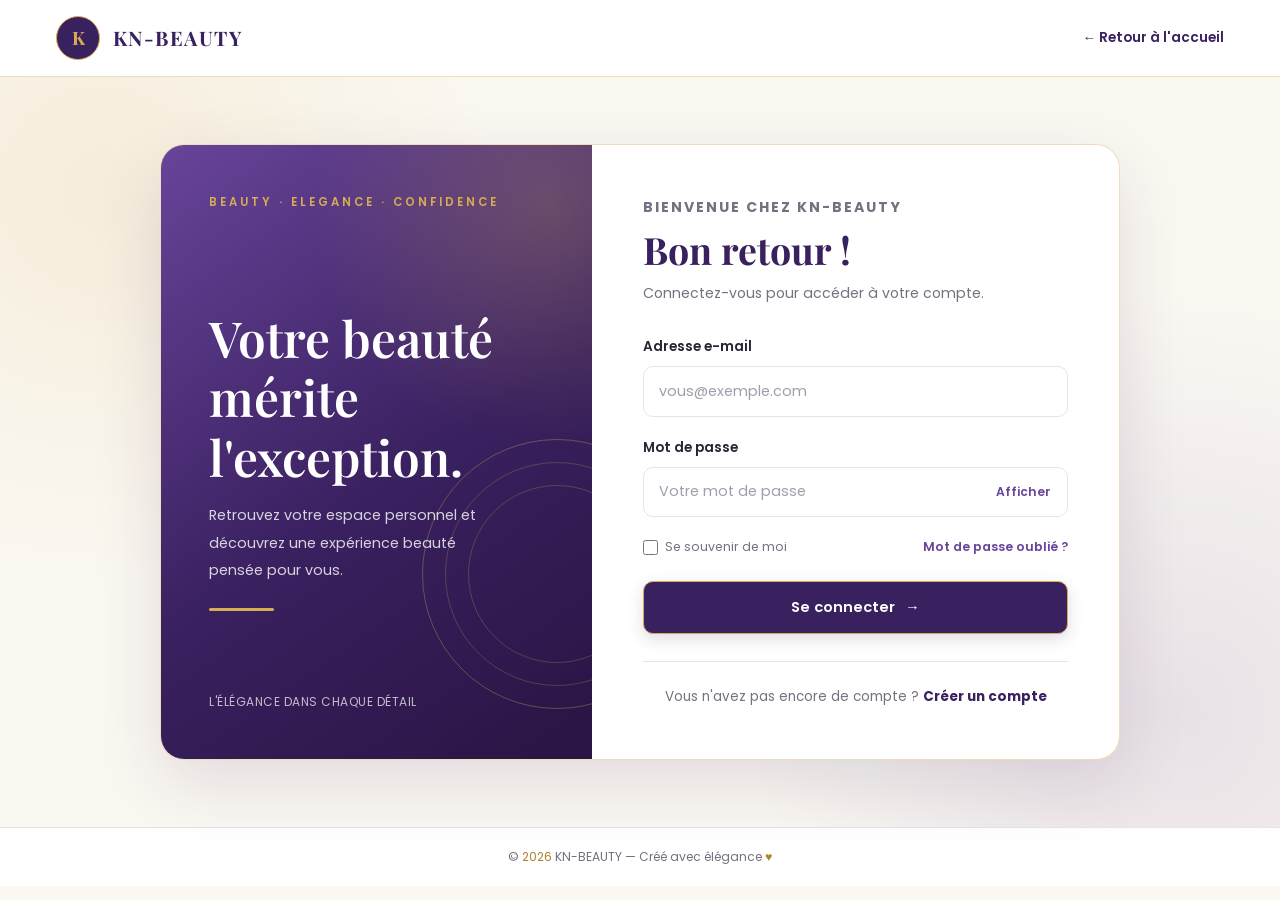
<file: login.html>
<!DOCTYPE html>
<html lang="fr">
<head>
  <meta charset="UTF-8">
  <meta name="viewport" content="width=device-width, initial-scale=1.0">

  <meta
    name="description"
    content="Connectez-vous à votre espace client KN-BEAUTY."
  >
  <meta name="theme-color" content="#39205f">

  <title>Connexion | KN-BEAUTY</title>

  <link rel="preconnect" href="https://fonts.googleapis.com">
  <link rel="preconnect" href="https://fonts.gstatic.com" crossorigin>

  <link
    href="https://fonts.googleapis.com/css2?family=Playfair+Display:wght@500;600;700&family=Poppins:wght@400;500;600;700&display=swap"
    rel="stylesheet"
  >

  <style>
    :root {
      --purple: #39205f;
      --purple-dark: #291443;
      --purple-light: #68449a;
      --gold: #d6ad52;
      --gold-dark: #ad8430;
      --gold-soft: #f8efd9;
      --ink: #292333;
      --muted: #777080;
      --line: #e9e2ee;
      --white: #fff;
      --background: #fbf8f2;
      --font-title: "Playfair Display", Georgia, serif;
      --font-body: "Poppins", Arial, sans-serif;
    }

    *,
    *::before,
    *::after {
      box-sizing: border-box;
      margin: 0;
      padding: 0;
    }

    body {
      min-height: 100vh;
      font-family: var(--font-body);
      color: var(--ink);
      background: var(--background);
      line-height: 1.6;
    }

    a {
      color: inherit;
      text-decoration: none;
    }

    button,
    input {
      font: inherit;
    }

    button,
    a {
      -webkit-tap-highlight-color: transparent;
    }

    button:focus-visible,
    a:focus-visible,
    input:focus-visible {
      outline: 3px solid var(--gold);
      outline-offset: 3px;
    }

    /* Header */

    .login-header {
      display: flex;
      align-items: center;
      justify-content: space-between;
      gap: 1rem;
      padding: 1rem clamp(1rem, 5vw, 3.5rem);
      background: var(--white);
      border-bottom: 1px solid rgba(214, 173, 82, .4);
      box-shadow: 0 4px 20px rgba(41, 20, 67, .05);
    }

    .brand {
      display: inline-flex;
      align-items: center;
      gap: .8rem;
    }

    .brand-mark {
      display: grid;
      place-items: center;
      width: 44px;
      height: 44px;
      flex-shrink: 0;
      border: 1px solid var(--gold);
      border-radius: 50%;
      background: var(--purple);
      color: var(--gold);
      font-family: var(--font-title);
      font-size: 1.15rem;
      font-weight: 700;
    }

    .brand-name {
      color: var(--purple);
      font-family: var(--font-title);
      font-size: 1.25rem;
      font-weight: 700;
      letter-spacing: 1.5px;
    }

    .home-link {
      color: var(--purple);
      font-size: .85rem;
      font-weight: 600;
      transition: color .2s ease;
    }

    .home-link:hover {
      color: var(--gold-dark);
    }

    /* Main layout */

    .login-main {
      display: grid;
      place-items: center;
      min-height: calc(100vh - 150px);
      padding: 3rem 1rem;
      background:
        radial-gradient(
          circle at 8% 15%,
          rgba(214, 173, 82, .14),
          transparent 30%
        ),
        radial-gradient(
          circle at 92% 85%,
          rgba(104, 68, 154, .13),
          transparent 32%
        ),
        var(--background);
    }

    .login-layout {
      display: grid;
      grid-template-columns: minmax(0, .9fr) minmax(0, 1.1fr);
      width: 100%;
      max-width: 960px;
      min-height: 570px;
      overflow: hidden;
      border: 1px solid rgba(214, 173, 82, .4);
      border-radius: 24px;
      background: var(--white);
      box-shadow: 0 24px 70px rgba(41, 20, 67, .12);
    }

    /* Left decorative panel */

    .login-showcase {
      position: relative;
      display: flex;
      flex-direction: column;
      justify-content: space-between;
      gap: 2rem;
      overflow: hidden;
      padding: clamp(2rem, 4vw, 3rem);
      color: var(--white);
      background:
        radial-gradient(
          circle at 90% 10%,
          rgba(214, 173, 82, .24),
          transparent 35%
        ),
        linear-gradient(145deg, #68449a 0%, #39205f 55%, #291443 100%);
    }

    .showcase-decoration {
      position: absolute;
      right: -100px;
      bottom: 50px;
      width: 270px;
      height: 270px;
      border: 1px solid rgba(214, 173, 82, .35);
      border-radius: 50%;
      pointer-events: none;
    }

    .showcase-decoration::before,
    .showcase-decoration::after {
      position: absolute;
      content: "";
      border: 1px solid rgba(214, 173, 82, .25);
      border-radius: 50%;
    }

    .showcase-decoration::before {
      inset: 22px;
    }

    .showcase-decoration::after {
      inset: 45px;
    }

    .showcase-label {
      color: var(--gold);
      font-size: .72rem;
      font-weight: 600;
      letter-spacing: 3px;
      text-transform: uppercase;
    }

    .showcase-content {
      position: relative;
      z-index: 1;
    }

    .showcase-content h1 {
      margin: 1rem 0;
      font-family: var(--font-title);
      font-size: clamp(2rem, 4vw, 3.1rem);
      font-weight: 600;
      line-height: 1.2;
    }

    .showcase-content p {
      max-width: 32ch;
      color: rgba(255, 255, 255, .8);
      font-size: .9rem;
      line-height: 1.9;
    }

    .showcase-line {
      width: 65px;
      height: 3px;
      margin-top: 1.5rem;
      border-radius: 10px;
      background: var(--gold);
    }

    .showcase-footer {
      position: relative;
      z-index: 1;
      color: rgba(255, 255, 255, .7);
      font-size: .75rem;
      letter-spacing: .5px;
    }

    /* Login form */

    .login-panel {
      display: flex;
      flex-direction: column;
      justify-content: center;
      padding: clamp(1.5rem, 4vw, 3.5rem);
    }

    .form-heading {
      margin-bottom: 2rem;
    }

    .form-eyebrow {
      margin-bottom: .45rem;
      color: var(--gold-dark);
      font-size: .75rem;
      font-weight: 700;
      letter-spacing: 2px;
      text-transform: uppercase;
    }

    .form-heading h2 {
      margin-bottom: .55rem;
      color: var(--purple);
      font-family: var(--font-title);
      font-size: clamp(1.8rem, 3vw, 2.35rem);
      font-weight: 700;
      line-height: 1.25;
    }

    .form-heading p {
      color: var(--muted);
      font-size: .88rem;
    }

    .form-group {
      margin-bottom: 1.25rem;
    }

    .form-group label {
      display: block;
      margin-bottom: .5rem;
      color: var(--ink);
      font-size: .85rem;
      font-weight: 600;
    }

    .input-wrap {
      position: relative;
    }

    .form-input {
      width: 100%;
      min-height: 50px;
      padding: .8rem .95rem;
      border: 1px solid var(--line);
      border-radius: 10px;
      background: #fff;
      color: var(--ink);
      font-size: .9rem;
      transition:
        border-color .2s ease,
        box-shadow .2s ease;
    }

    .form-input::placeholder {
      color: #a49cab;
    }

    .form-input:hover {
      border-color: #c9bbd9;
    }

    .form-input:focus {
      border-color: var(--purple-light);
      outline: none;
      box-shadow: 0 0 0 4px rgba(104, 68, 154, .1);
    }

    .password-input {
      padding-right: 75px;
    }

    .toggle-password {
      position: absolute;
      top: 50%;
      right: .8rem;
      padding: .25rem;
      transform: translateY(-50%);
      border: none;
      background: transparent;
      color: var(--purple-light);
      font-size: .76rem;
      font-weight: 600;
      cursor: pointer;
    }

    .toggle-password:hover {
      color: var(--gold-dark);
    }

    .form-options {
      display: flex;
      align-items: center;
      justify-content: space-between;
      gap: .8rem;
      margin: .25rem 0 1.5rem;
      font-size: .78rem;
    }

    .remember {
      display: inline-flex;
      align-items: center;
      gap: .45rem;
      color: var(--muted);
      cursor: pointer;
    }

    .remember input {
      width: 15px;
      height: 15px;
      accent-color: var(--purple);
    }

    .forgot-link {
      color: var(--purple-light);
      font-weight: 600;
    }

    .forgot-link:hover {
      color: var(--gold-dark);
      text-decoration: underline;
    }

    .login-button {
      display: flex;
      align-items: center;
      justify-content: center;
      gap: .6rem;
      width: 100%;
      min-height: 50px;
      padding: .85rem 1rem;
      border: 1px solid var(--gold);
      border-radius: 10px;
      background: var(--purple);
      color: #fff;
      font-size: .92rem;
      font-weight: 600;
      cursor: pointer;
      box-shadow: 0 5px 16px rgba(57, 32, 95, .16);
      transition:
        background .2s ease,
        box-shadow .2s ease,
        transform .2s ease;
    }

    .login-button:hover {
      background: var(--purple-dark);
      box-shadow: 0 8px 22px rgba(57, 32, 95, .22);
      transform: translateY(-1px);
    }

    .login-button:active {
      transform: translateY(0);
    }

    .form-message {
      margin-top: 1rem;
      color: var(--purple);
      font-size: .82rem;
      text-align: center;
    }

    .form-message:empty {
      display: none;
    }

    .form-message.error {
      color: #a32f43;
    }

    .form-message.success {
      color: #28764b;
    }

    .register-prompt {
      margin-top: 1.7rem;
      padding-top: 1.5rem;
      border-top: 1px solid var(--line);
      color: var(--muted);
      font-size: .84rem;
      text-align: center;
    }

    .register-prompt a {
      color: var(--purple);
      font-weight: 700;
    }

    .register-prompt a:hover {
      color: var(--gold-dark);
    }

    /* Footer */

    .login-footer {
      padding: 1.2rem 1rem;
      background: var(--white);
      color: var(--muted);
      font-size: .76rem;
      text-align: center;
      border-top: 1px solid var(--line);
    }

    .login-footer span {
      color: var(--gold-dark);
    }

    /* Responsive */

    @media (max-width: 720px) {
      .login-main {
        min-height: auto;
        padding: 2rem 1rem;
      }

      .login-layout {
        grid-template-columns: 1fr;
        max-width: 480px;
        min-height: auto;
      }

      .login-showcase {
        min-height: 215px;
        padding: 1.7rem;
      }

      .showcase-content h1 {
        max-width: 15ch;
        margin: .7rem 0;
        font-size: 2rem;
      }

      .showcase-content p {
        font-size: .82rem;
      }

      .showcase-footer {
        display: none;
      }

      .showcase-decoration {
        right: -130px;
        bottom: -170px;
      }

      .login-panel {
        padding: 2rem 1.5rem;
      }
    }

    @media (max-width: 380px) {
      .brand-name {
        font-size: 1.05rem;
        letter-spacing: .8px;
      }

      .brand-mark {
        width: 38px;
        height: 38px;
      }

      .home-link {
        font-size: .76rem;
      }

      .form-options {
        align-items: flex-start;
        flex-direction: column;
      }
    }

    @media (prefers-reduced-motion: reduce) {
      *,
      *::before,
      *::after {
        transition: none !important;
        scroll-behavior: auto !important;
      }
    }
  </style>
</head>

<body>

  <header class="login-header">
    <a class="brand" href="index.html" aria-label="KN-BEAUTY, accueil">
      <span class="brand-mark" aria-hidden="true">K</span>
      <span class="brand-name">KN-BEAUTY</span>
    </a>

    <a class="home-link" href="index.html">
      ← Retour à l'accueil
    </a>
  </header>

  <main class="login-main">
    <section class="login-layout" aria-label="Connexion à votre compte">

      <aside class="login-showcase">
        <div class="showcase-decoration" aria-hidden="true"></div>

        <div class="showcase-label">
          Beauty · Elegance · Confidence
        </div>

        <div class="showcase-content">
          <h1>Votre beauté mérite l'exception.</h1>

          <p>
            Retrouvez votre espace personnel et découvrez
            une expérience beauté pensée pour vous.
          </p>

          <div class="showcase-line" aria-hidden="true"></div>
        </div>

        <div class="showcase-footer">
          L'ÉLÉGANCE DANS CHAQUE DÉTAIL
        </div>
      </aside>

      <div class="login-panel">

        <div class="form-heading">
          <p class="form-eyebrow">Bienvenue chez KN-BEAUTY</p>

          <h2>Bon retour !</h2>

          <p>
            Connectez-vous pour accéder à votre compte.
          </p>
        </div>

        <form id="loginForm" action="#" method="post">

          <div class="form-group">
            <label for="email">Adresse e-mail</label>

            <input
              class="form-input"
              type="email"
              id="email"
              name="email"
              placeholder="vous@exemple.com"
              autocomplete="username"
              inputmode="email"
              maxlength="254"
              required
            >
          </div>

          <div class="form-group">
            <label for="password">Mot de passe</label>

            <div class="input-wrap">
              <input
                class="form-input password-input"
                type="password"
                id="password"
                name="password"
                placeholder="Votre mot de passe"
                autocomplete="current-password"
                required
              >

              <button
                class="toggle-password"
                type="button"
                id="togglePassword"
                aria-controls="password"
                aria-pressed="false"
              >
                Afficher
              </button>
            </div>
          </div>

          <div class="form-options">
            <label class="remember">
              <input type="checkbox" name="remember">
              <span>Se souvenir de moi</span>
            </label>

            <a class="forgot-link" href="forgot-password.html">
              Mot de passe oublié ?
            </a>
          </div>

          <button class="login-button" type="submit">
            Se connecter
            <span aria-hidden="true">→</span>
          </button>

          <p
            class="form-message"
            id="formMessage"
            role="status"
            aria-live="polite"
          ></p>

        </form>

        <div class="register-prompt">
          Vous n'avez pas encore de compte ?
          <a href="register.html">Créer un compte</a>
        </div>

      </div>
    </section>
  </main>

  <footer class="login-footer">
    © <span id="currentYear"></span>
    KN-BEAUTY — Créé avec élégance <span>♥</span>
  </footer>

  <script>
    "use strict";

    const passwordInput = document.getElementById("password");
    const togglePassword = document.getElementById("togglePassword");
    const loginForm = document.getElementById("loginForm");
    const formMessage = document.getElementById("formMessage");

    document.getElementById("currentYear").textContent =
      new Date().getFullYear();

    togglePassword.addEventListener("click", () => {
      const isPassword = passwordInput.type === "password";

      passwordInput.type = isPassword ? "text" : "password";
      togglePassword.textContent = isPassword ? "Masquer" : "Afficher";
      togglePassword.setAttribute("aria-pressed", String(isPassword));
    });

    loginForm.addEventListener("submit", (event) => {
      event.preventDefault();

      formMessage.className = "form-message";
      formMessage.textContent = "";

      if (!loginForm.checkValidity()) {
        loginForm.reportValidity();
        return;
      }

      formMessage.classList.add("error");
      formMessage.textContent =
        "La connexion nécessite un serveur d'authentification configuré.";
    });
  </script>

</body>
</html>
</file>
